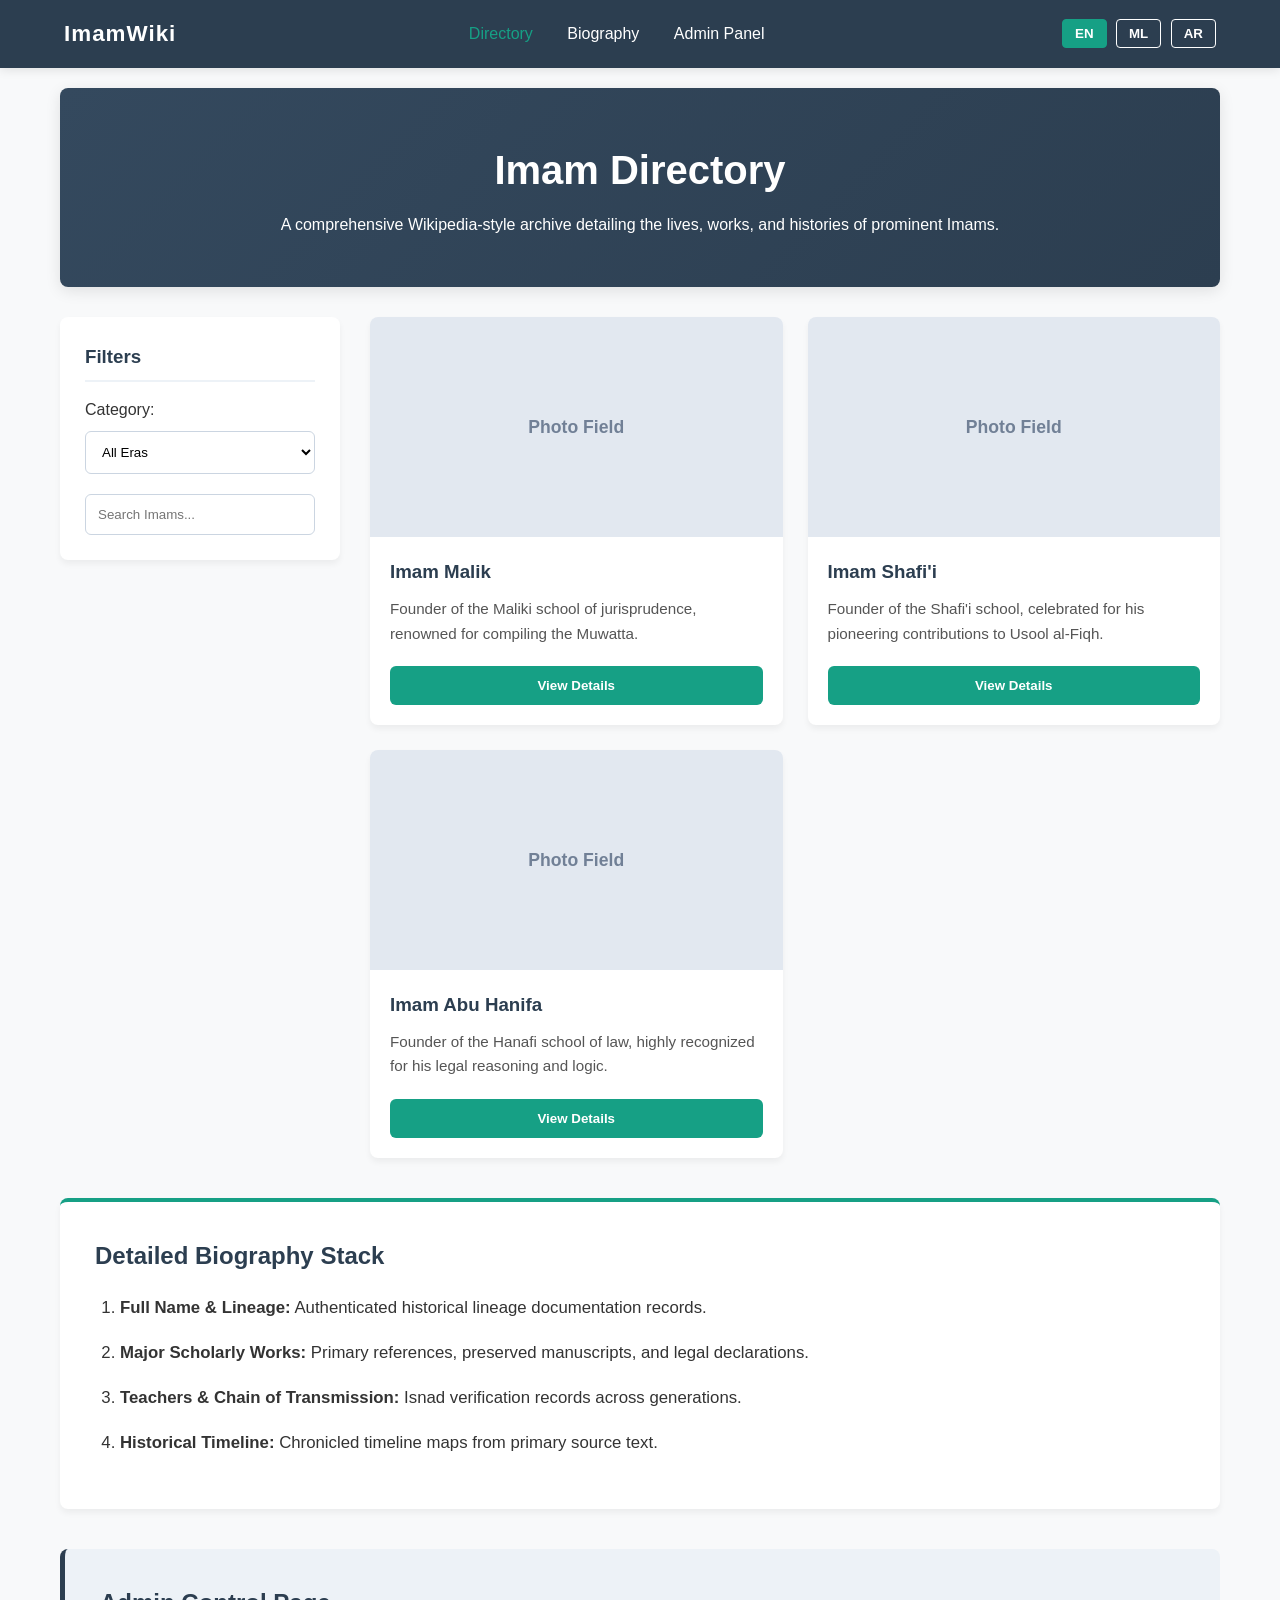
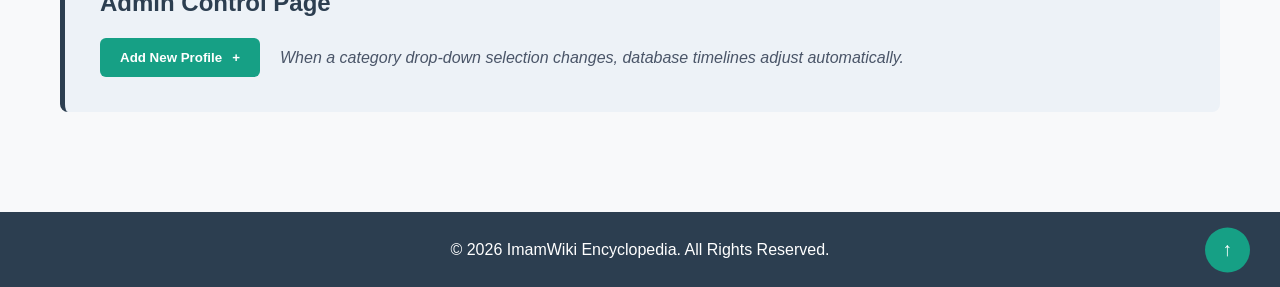
<file: imam-index.html>
<!DOCTYPE html>
<html lang="en" dir="ltr">
<head>
    <meta charset="UTF-8">
    <meta name="viewport" content="width=device-width, initial-scale=1.0">
    <title>Imam Encyclopedia</title>
    <style>
        /* ==========================================
           CORE VARIABLES & RESET
           ========================================== */
        :root {
            --primary-color: #2c3e50;
            --accent-color: #16a085;
            --bg-color: #f8f9fa;
            --card-bg: #ffffff;
            --text-color: #333333;
            --transition-speed: 0.3s;
        }

        * {
            box-sizing: border-box;
            margin: 0;
            padding: 0;
        }

        body {
            font-family: 'Segoe UI', Tahoma, Geneva, Verdana, sans-serif;
            background-color: var(--bg-color);
            color: var(--text-color);
            line-height: 1.6;
            transition: background-color var(--transition-speed);
        }

        /* ==========================================
           NAVIGATION BAR (From Sketch 2)
           ========================================== */
        .navbar {
            display: flex;
            justify-content: space-between;
            align-items: center;
            background-color: var(--primary-color);
            color: white;
            padding: 1rem 5%;
            position: sticky;
            top: 0;
            z-index: 1000;
            box-shadow: 0 2px 10px rgba(0,0,0,0.1);
        }

        .logo {
            font-size: 1.4rem;
            font-weight: bold;
            letter-spacing: 1px;
        }

        .nav-links a {
            color: white;
            text-decoration: none;
            margin: 0 15px;
            font-weight: 500;
            transition: color var(--transition-speed);
        }

        .nav-links a:hover, .nav-links a.active {
            color: var(--accent-color);
        }

        /* Language Switcher Engine */
        .lang-switcher button {
            background: transparent;
            border: 1px solid white;
            color: white;
            padding: 6px 12px;
            margin-left: 5px;
            cursor: pointer;
            border-radius: 4px;
            font-weight: bold;
            transition: all var(--transition-speed);
        }

        .lang-switcher button:hover, .lang-switcher button.active-lang {
            background-color: var(--accent-color);
            border-color: var(--accent-color);
        }

        /* ==========================================
           LAYOUT CONTAINER & HERO (From Sketch 1)
           ========================================== */
        .container {
            max-width: 1200px;
            margin: 0 auto;
            padding: 20px;
        }

        .hero-section {
            text-align: center;
            padding: 50px 20px;
            background: linear-gradient(135deg, #34495e, #2c3e50);
            color: white;
            border-radius: 8px;
            margin-bottom: 30px;
            box-shadow: 0 4px 15px rgba(0,0,0,0.1);
        }

        .hero-section h1 {
            font-size: 2.5rem;
            margin-bottom: 10px;
        }

        /* ==========================================
           MAIN DIRECTORY GRID (From Sketch 2)
           ========================================== */
        .directory-grid {
            display: grid;
            grid-template-columns: 280px 1fr;
            gap: 30px;
            margin-bottom: 40px;
        }

        /* Sidebar Filter Panels (From Sketch 3) */
        .sidebar {
            background: var(--card-bg);
            padding: 25px;
            border-radius: 8px;
            box-shadow: 0 4px 6px rgba(0,0,0,0.05);
            height: fit-content;
        }

        .sidebar h3 {
            margin-bottom: 15px;
            color: var(--primary-color);
            border-bottom: 2px solid #edf2f7;
            padding-bottom: 8px;
        }

        .dropdown-container {
            margin-bottom: 20px;
        }

        .dropdown-effect {
            width: 100%;
            padding: 12px;
            margin-top: 8px;
            border: 1px solid #cbd5e1;
            border-radius: 6px;
            background-color: #fff;
            outline: none;
            transition: border var(--transition-speed);
        }

        .dropdown-effect:focus {
            border-color: var(--accent-color);
        }

        .search-box input {
            width: 100%;
            padding: 12px;
            border: 1px solid #cbd5e1;
            border-radius: 6px;
            outline: none;
        }

        .search-box input:focus {
            border-color: var(--accent-color);
        }

        /* Cards Container System */
        .cards-container {
            display: grid;
            grid-template-columns: repeat(auto-fill, minmax(280px, 1fr));
            gap: 25px;
        }

        .imam-card {
            background: var(--card-bg);
            border-radius: 8px;
            overflow: hidden;
            box-shadow: 0 4px 6px rgba(0,0,0,0.05);
            display: flex;
            flex-direction: column;
            transition: transform var(--transition-speed), box-shadow var(--transition-speed);
        }

        /* Dynamic Hover Animations */
        .imam-card:hover {
            transform: translateY(-8px);
            box-shadow: 0 12px 24px rgba(0,0,0,0.15);
        }

        .card-image-placeholder {
            background-color: #e2e8f0;
            height: 220px;
            display: flex;
            justify-content: center;
            align-items: center;
            color: #718096;
            font-weight: bold;
            font-size: 1.1rem;
        }

        .card-content {
            padding: 20px;
            display: flex;
            flex-direction: column;
            flex-grow: 1;
        }

        .card-content h3 {
            margin-bottom: 10px;
            color: var(--primary-color);
        }

        .card-content p {
            font-size: 0.95rem;
            color: #555;
            margin-bottom: 20px;
            flex-grow: 1;
        }

        .btn-view, .btn-add {
            background-color: var(--accent-color);
            color: white;
            border: none;
            padding: 12px 20px;
            border-radius: 6px;
            font-weight: 600;
            cursor: pointer;
            width: 100%;
            transition: background var(--transition-speed), transform 0.1s;
        }

        .btn-view:hover, .btn-add:hover {
            background-color: #117a65;
        }

        .btn-view:active, .btn-add:active {
            transform: scale(0.98);
        }

        /* ==========================================
           WIKIPEDIA DETAIL VIEW (From Sketch 1 & Notes)
           ========================================== */
        .details-section {
            background: white;
            padding: 35px;
            border-radius: 8px;
            box-shadow: 0 4px 6px rgba(0,0,0,0.05);
            margin-bottom: 40px;
            border-top: 4px solid var(--accent-color);
        }

        .details-section h2 {
            margin-bottom: 20px;
            color: var(--primary-color);
        }

        .wiki-content ul {
            list-style-type: dotted;
            margin-left: 25px;
        }

        .wiki-content li {
            margin-bottom: 18px;
            font-size: 1.05rem;
        }

        /* ==========================================
           ADMIN INTERFACE PANEL (From Sketch 3)
           ========================================== */
        .admin-panel {
            background: #edf2f7;
            padding: 35px;
            border-radius: 8px;
            border-left: 5px solid var(--primary-color);
            margin-bottom: 20px;
        }

        .admin-panel h2 {
            margin-bottom: 15px;
            color: var(--primary-color);
        }

        .admin-actions {
            display: flex;
            align-items: center;
            gap: 20px;
            flex-wrap: wrap;
        }

        .btn-add {
            width: auto;
            display: inline-flex;
            align-items: center;
            gap: 10px;
        }

        .admin-note {
            font-style: italic;
            color: #4a5568;
        }

        /* ==========================================
           FOOTER ENGINE (From Sketch 1 & 2)
           ========================================== */
        .site-footer {
            background-color: var(--primary-color);
            color: white;
            text-align: center;
            padding: 25px;
            margin-top: 60px;
            position: relative;
        }

        .scroll-top {
            position: absolute;
            right: 30px;
            top: 50%;
            transform: translateY(-50%);
            background: var(--accent-color);
            border: none;
            color: white;
            width: 45px;
            height: 45px;
            border-radius: 50%;
            font-size: 1.2rem;
            cursor: pointer;
            display: flex;
            justify-content: center;
            align-items: center;
            transition: background var(--transition-speed);
        }

        .scroll-top:hover {
            background-color: #117a65;
        }

        /* ==========================================
           RTL (RIGHT-TO-LEFT) FOR ARABIC TRANSITION
           ========================================== */
        [dir="rtl"] {
            font-family: 'Cairo', 'Amiri', serif;
        }

        [dir="rtl"] .navbar, 
        [dir="rtl"] .directory-grid,
        [dir="rtl"] .admin-actions {
            flex-direction: row-reverse;
        }

        [dir="rtl"] .directory-grid {
            grid-template-columns: 1fr 280px;
        }

        [dir="rtl"] .admin-panel {
            border-left: none;
            border-right: 5px solid var(--primary-color);
        }

        [dir="rtl"] .scroll-top {
            right: auto;
            left: 30px;
        }

        [dir="rtl"] .wiki-content ul {
            margin-left: 0;
            margin-right: 25px;
        }

        /* ==========================================
           MEDIA QUERIES (RESPONSIVE RESPONSIVENESS)
           ========================================== */
        @media (max-width: 992px) {
            .directory-grid {
                grid-template-columns: 1fr;
            }
            [dir="rtl"] .directory-grid {
                grid-template-columns: 1fr;
            }
            .navbar {
                flex-direction: column;
                gap: 15px;
                text-align: center;
            }
        }

        @media (max-width: 600px) {
            .cards-container {
                grid-template-columns: 1fr;
            }
            .admin-actions {
                flex-direction: column;
                align-items: flex-start;
            }
            .btn-add {
                width: 100%;
                justify-content: center;
            }
        }
    </style>
</head>
<body>

    <header class="navbar">
        <div class="logo">ImamWiki</div>
        <nav class="nav-links">
            <a href="#directory" class="active">Directory</a>
            <a href="#details-view">Biography</a>
            <a href="#admin">Admin Panel</a>
        </nav>
        <div class="lang-switcher">
            <button id="btn-en" class="active-lang" onclick="changeLanguage('en')">EN</button>
            <button id="btn-ml" onclick="changeLanguage('ml')">ML</button>
            <button id="btn-ar" onclick="changeLanguage('ar')">AR</button>
        </div>
    </header>

    <main class="container">
        
        <section class="hero-section">
            <h1 id="hero-title">Imam Directory</h1>
            <p id="hero-desc">A comprehensive Wikipedia-style archive detailing the lives, works, and histories of prominent Imams.</p>
        </section>

        <section class="directory-grid" id="directory">
            
            <aside class="sidebar">
                <h3 id="filter-title">Filters</h3>
                <div class="dropdown-container">
                    <label for="category-select" id="label-category">Category:</label>
                    <select id="category-select" class="dropdown-effect">
                        <option value="all">All Eras</option>
                        <option value="classical">Classical</option>
                        <option value="modern">Modern</option>
                    </select>
                </div>
                <div class="search-box">
                    <input type="text" id="search-input" placeholder="Search Imams...">
                </div>
            </aside>

            <div class="cards-container">
                <div class="imam-card">
                    <div class="card-image-placeholder">Photo Field</div>
                    <div class="card-content">
                        <h3 class="card-name-1">Imam Malik</h3>
                        <p class="card-desc-1">Founder of the Maliki school of jurisprudence, renowned for compiling the Muwatta.</p>
                        <button class="btn-view" onclick="scrollToDetails()">View Details</button>
                    </div>
                </div>

                <div class="imam-card">
                    <div class="card-image-placeholder">Photo Field</div>
                    <div class="card-content">
                        <h3 class="card-name-2">Imam Shafi'i</h3>
                        <p class="card-desc-2">Founder of the Shafi'i school, celebrated for his pioneering contributions to Usool al-Fiqh.</p>
                        <button class="btn-view" onclick="scrollToDetails()">View Details</button>
                    </div>
                </div>

                <div class="imam-card">
                    <div class="card-image-placeholder">Photo Field</div>
                    <div class="card-content">
                        <h3 class="card-name-3">Imam Abu Hanifa</h3>
                        <p class="card-desc-3">Founder of the Hanafi school of law, highly recognized for his legal reasoning and logic.</p>
                        <button class="btn-view" onclick="scrollToDetails()">View Details</button>
                    </div>
                </div>
            </div>
        </section>

        <section class="details-section" id="details-view">
            <h2 id="details-heading">Detailed Biography Stack</h2>
            <div class="wiki-content">
                <ul id="details-list">
                    <li><strong>Full Name & Lineage:</strong> Authenticated historical lineage documentation records.</li>
                    <li><strong>Major Scholarly Works:</strong> Primary references, preserved manuscripts, and legal declarations.</li>
                    <li><strong>Teachers & Chain of Transmission:</strong> Isnad verification records across generations.</li>
                    <li><strong>Historical Timeline:</strong> Chronicled timeline maps from primary source text.</li>
                </ul>
            </div>
        </section>

        <section class="admin-panel" id="admin">
            <h2 id="admin-heading">Admin Control Page</h2>
            <div class="admin-actions">
                <button class="btn-add"><span id="admin-btn-text">Add New Profile</span> <span>+</span></button>
                <p class="admin-note" id="admin-note-text">When a category drop-down selection changes, database timelines adjust automatically.</p>
            </div>
        </section>

    </main>

    <footer class="site-footer">
        <p>&copy; 2026 ImamWiki Encyclopedia. All Rights Reserved.</p>
        <button class="scroll-top" onclick="window.scrollTo({top: 0, behavior: 'smooth'});">↑</button>
    </footer>

    <script>
        const translations = {
            en: {
                heroTitle: "Imam Directory",
                heroDesc: "A comprehensive Wikipedia-style archive detailing the lives, works, and histories of prominent Imams.",
                filterTitle: "Filters",
                labelCategory: "Category:",
                searchPlaceholder: "Search Imams...",
                detailsHeading: "Detailed Biography Stack",
                adminHeading: "Admin Control Page",
                adminBtnText: "Add New Profile",
                adminNoteText: "When a category drop-down selection changes, database timelines adjust automatically.",
                list: [
                    "<strong>Full Name & Lineage:</strong> Authenticated historical lineage documentation records.",
                    "<strong>Major Scholarly Works:</strong> Primary references, preserved manuscripts, and legal declarations.",
                    "<strong>Teachers & Chain of Transmission:</strong> Isnad verification records across generations.",
                    "<strong>Historical Timeline:</strong> Chronicled timeline maps from primary source text."
                ]
            },
            ml: {
                heroTitle: "ഇമാം ഡയറക്ടറി",
                heroDesc: "പ്രമുഖ ഇമാമുകളുടെ ജീവിതം, കൃതികൾ, ചരിത്രം എന്നിവ വിശദീകരിക്കുന്ന സമഗ്രമായ ഒരു വിജ്ഞാനകോശം.",
                filterTitle: "ഫിൽട്ടറുകൾ",
                labelCategory: "വിഭാഗം:",
                searchPlaceholder: "തിരയുക...",
                detailsHeading: "വിശദമായ ജീവചരിത്രം",
                adminHeading: "അഡ്മിൻ കൺട്രോൾ പേജ്",
                adminBtnText: "പുതിയ പ്രൊഫൈൽ ചേർക്കുക",
                adminNoteText: "ഒരു വിഭാഗം തിരഞ്ഞെടുക്കുമ്പോൾ, ഡാറ്റാബേസ് വിവരങ്ങൾ സ്വയമേവ അപ്ഡേറ്റ് ചെയ്യപ്പെടും.",
                list: [
                    "<strong>പൂർണ്ണ നാമവും വംശാവലിയും:</strong> സാക്ഷ്യപ്പെടുത്തിയ ചരിത്രപരമായ രേഖകൾ.",
                    "<strong>പ്രധാന കൃതികൾ:</strong> അവരുടെ പ്രധാനപ്പെട്ട പുസ്തകങ്ങളും സംഭാവനകളും.",
                    "<strong>ഗുരുക്കന്മാരും ശിഷ്യന്മാരും:</strong> വിജ്ഞാന കൈമാറ്റ പരമ്പരകൾ.",
                    "<strong>ചരിത്രപരമായ സമയരേഖ:</strong> പ്രധാന ജീവിത സംഭവങ്ങളുടെ വിവരണം."
                ]
            },
            ar: {
                heroTitle: "دليل الأئمة",
                heroDesc: "أرشيف شامل ومفصل على طريقة ويكيبيديا يستعرض حياة الأئمة الأعلام ومؤلفاتهم وتاريخهم الحافل.",
                filterTitle: "تصفية النتائج",
                labelCategory: "الفئة:",
                searchPlaceholder: "بحث عن إمام...",
                detailsHeading: "السيرة الذاتية المفصلة",
                adminHeading: "لوحة تحكم المسؤول",
                adminBtnText: "إضافة ملف تعريف جديد",
                adminNoteText: "عند اختيار فئة محددة، سيتم تحديث البيانات والجداول الزمنية ديناميكيًا بشكل تلقائي.",
                list: [
                    "<strong>الاسم الكامل والنسب:</strong> توثيق النسب والسيرة التاريخية المعتمدة.",
                    "<strong>المؤلفات والكتب الرئيسية:</strong> المخطوطات والكتب الفقهية البارزة.",
                    "<strong>الشيوخ والتلاميذ:</strong> سلاسل الرواية والإجازات العلمية عبر الأجيال.",
                    "<strong>الجدول الزمني التاريخي:</strong> خرائط زمنية مفصلة للأحداث التاريخية الرئيسية."
                ]
            }
        };

        function changeLanguage(lang) {
            const htmlTag = document.documentElement;
            
            // Set direction rules
            if (lang === 'ar') {
                htmlTag.setAttribute('dir', 'rtl');
                htmlTag.setAttribute('lang', 'ar');
            } else {
                htmlTag.setAttribute('dir', 'ltr');
                htmlTag.setAttribute('lang', lang);
            }

            // Update Text Node Nodes
            document.getElementById('hero-title').innerText = translations[lang].heroTitle;
            document.getElementById('hero-desc').innerText = translations[lang].heroDesc;
            document.getElementById('filter-title').innerText = translations[lang].filterTitle;
            document.getElementById('label-category').innerText = translations[lang].labelCategory;
            document.getElementById('search-input').placeholder = translations[lang].searchPlaceholder;
            document.getElementById('details-heading').innerText = translations[lang].detailsHeading;
            document.getElementById('admin-heading').innerText = translations[lang].adminHeading;
            document.getElementById('admin-btn-text').innerText = translations[lang].adminBtnText;
            document.getElementById('admin-note-text').innerText = translations[lang].adminNoteText;

            // Render Bullet-points dynamically
            const listContainer = document.getElementById('details-list');
            listContainer.innerHTML = '';
            translations[lang].list.forEach(item => {
                const li = document.createElement('li');
                li.innerHTML = item;
                listContainer.appendChild(li);
            });

            // Toggle Class UI Elements
            document.querySelectorAll('.lang-switcher button').forEach(btn => btn.classList.remove('active-lang'));
            document.getElementById(`btn-${lang}`).classList.add('active-lang');
        }

        function scrollToDetails() {
            document.getElementById('details-view').scrollIntoView({ 
                behavior: 'smooth' 
            });
        }
    </script>
</body>
</html>
</file>
